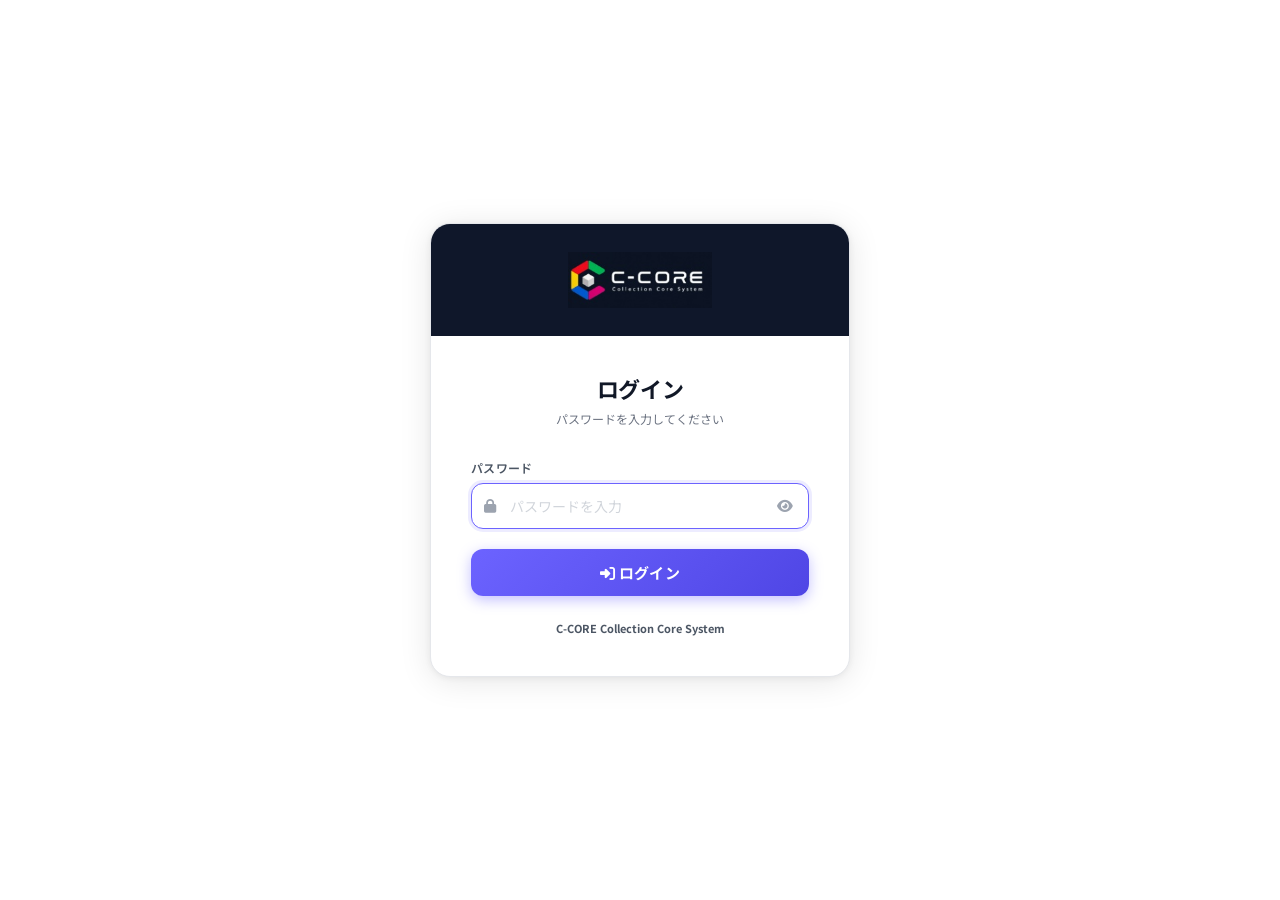
<file: login.html>
<!DOCTYPE html>
<html lang="ja">
<head>
  <meta charset="UTF-8">
  <meta name="viewport" content="width=device-width, initial-scale=1.0">
  <title>C-CORE | Advertising Core System</title>
  <link rel="icon" href="data:image/svg+xml,<svg xmlns='http://www.w3.org/2000/svg' viewBox='0 0 64 64'><circle cx='32' cy='32' r='32' fill='%231a1a2e'/><text x='50%25' y='54%25' dominant-baseline='middle' text-anchor='middle' font-size='32' font-family='Arial Black,sans-serif' font-weight='900' fill='%23a78bfa'>C</text></svg>">
  <link rel="stylesheet" href="https://cdn.jsdelivr.net/npm/@fortawesome/fontawesome-free@6.4.0/css/all.min.css">
  <link href="https://fonts.googleapis.com/css2?family=Noto+Sans+JP:wght@300;400;500;600;700&display=swap" rel="stylesheet">
  <style>
    *, *::before, *::after { box-sizing: border-box; margin: 0; padding: 0; }

    :root {
      --primary:       #6c63ff;
      --primary-dark:  #4f46e5;
      --primary-light: #ede9fe;
      --gray-50:  #f9fafb;
      --gray-100: #f3f4f6;
      --gray-200: #e5e7eb;
      --gray-300: #d1d5db;
      --gray-400: #9ca3af;
      --gray-500: #6b7280;
      --gray-600: #4b5563;
      --gray-700: #374151;
      --gray-900: #111827;
      --red:      #ef4444;
      --radius:   12px;
      --shadow:   0 20px 60px rgba(108,99,255,.18), 0 4px 20px rgba(0,0,0,.08);
    }

    body {
      font-family: 'Noto Sans JP', sans-serif;
      min-height: 100vh;
      display: flex;
      align-items: center;
      justify-content: center;
      background: #ffffff;
      position: relative;
      overflow: hidden;
    }

    /* ─── カード ─────────────────────────────── */
    .login-card {
      position: relative;
      z-index: 1;
      width: min(92vw, 420px);
      background: #ffffff;
      border-radius: 20px;
      box-shadow: 0 4px 32px rgba(0,0,0,.10), 0 1px 6px rgba(0,0,0,.06);
      border: 1px solid var(--gray-200);
      padding: 0 0 40px;
      overflow: hidden;
      animation: slideUp .45s cubic-bezier(.22,.68,0,1.2) both;
    }
    @keyframes slideUp {
      from { opacity:0; transform: translateY(28px) scale(.97); }
      to   { opacity:1; transform: translateY(0)     scale(1);  }
    }

    /* ─── ロゴバナー ─────────────────────────── */
    .login-logo {
      background: #0f172a;
      display: flex;
      align-items: center;
      justify-content: center;
      padding: 28px 32px;
      margin-bottom: 36px;
    }
    .login-logo img {
      max-width: 200px;
      max-height: 56px;
      object-fit: contain;
    }
    .login-logo-fallback {
      display: inline-flex;
      align-items: center;
      gap: 10px;
      font-size: 20px;
      font-weight: 700;
      color: #ffffff;
      letter-spacing: .5px;
    }
    .login-logo-fallback i {
      font-size: 28px;
      color: #a78bfa;
    }

    /* ─── タイトル ───────────────────────────── */
    .login-title {
      font-size: 22px;
      font-weight: 700;
      color: var(--gray-900);
      text-align: center;
      margin-bottom: 6px;
      letter-spacing: -.3px;
      padding: 0 40px;
    }
    .login-sub {
      font-size: 12px;
      color: var(--gray-500);
      text-align: center;
      margin-bottom: 32px;
      padding: 0 40px;
    }

    /* ─── フォーム ───────────────────────────── */
    .form-body {
      padding: 0 40px;
    }
    .form-group {
      margin-bottom: 20px;
    }
    .form-group label {
      display: block;
      font-size: 12px;
      font-weight: 600;
      color: var(--gray-600);
      margin-bottom: 7px;
      letter-spacing: .3px;
    }
    .input-wrap {
      position: relative;
      display: flex;
      align-items: center;
    }
    .input-icon {
      position: absolute;
      left: 13px;
      font-size: 14px;
      color: var(--gray-400);
      pointer-events: none;
    }
    .form-input {
      width: 100%;
      padding: 12px 44px 12px 38px;
      font-size: 14px;
      font-family: inherit;
      border: 1.5px solid var(--gray-200);
      border-radius: var(--radius);
      background: var(--gray-50);
      color: var(--gray-900);
      outline: none;
      transition: border-color .18s, background .18s, box-shadow .18s;
    }
    .form-input::placeholder { color: var(--gray-300); }
    .form-input:focus {
      border-color: var(--primary);
      background: #fff;
      box-shadow: 0 0 0 3px rgba(108,99,255,.12);
    }
    .form-input.error {
      border-color: var(--red);
      box-shadow: 0 0 0 3px rgba(239,68,68,.1);
    }

    /* 目玉ボタン */
    .pw-toggle {
      position: absolute;
      right: 10px;
      background: none;
      border: none;
      cursor: pointer;
      font-size: 14px;
      color: var(--gray-400);
      padding: 4px 6px;
      border-radius: 6px;
      transition: color .15s;
    }
    .pw-toggle:hover { color: var(--primary); }

    /* ─── エラーメッセージ ───────────────────── */
    .login-error {
      display: none;
      align-items: center;
      gap: 8px;
      padding: 11px 14px;
      background: #fef2f2;
      border: 1px solid #fecaca;
      border-radius: 8px;
      font-size: 12px;
      color: #dc2626;
      margin-bottom: 18px;
      font-weight: 500;
      animation: shake .3s ease;
    }
    .login-error.show { display: flex; }
    @keyframes shake {
      0%,100% { transform: translateX(0); }
      20%,60%  { transform: translateX(-5px); }
      40%,80%  { transform: translateX(5px); }
    }

    /* ─── ログインボタン ─────────────────────── */
    .btn-login {
      width: 100%;
      padding: 13px;
      font-size: 15px;
      font-weight: 700;
      font-family: inherit;
      background: linear-gradient(135deg, var(--primary) 0%, var(--primary-dark) 100%);
      color: #fff;
      border: none;
      border-radius: var(--radius);
      cursor: pointer;
      display: flex;
      align-items: center;
      justify-content: center;
      gap: 8px;
      transition: opacity .18s, transform .15s, box-shadow .18s;
      box-shadow: 0 4px 14px rgba(108,99,255,.4);
      letter-spacing: .3px;
    }
    .btn-login:hover  { opacity: .92; transform: translateY(-1px); box-shadow: 0 6px 20px rgba(108,99,255,.45); }
    .btn-login:active { transform: translateY(0); opacity: 1; }
    .btn-login:disabled { opacity: .6; cursor: not-allowed; transform: none; }

    /* ローディングスピナー */
    .btn-login .spinner {
      display: none;
      width: 16px; height: 16px;
      border: 2px solid rgba(255,255,255,.4);
      border-top-color: #fff;
      border-radius: 50%;
      animation: spin .7s linear infinite;
    }
    .btn-login.loading .spinner { display: block; }
    .btn-login.loading .btn-text { opacity: .7; }
    @keyframes spin { to { transform: rotate(360deg); } }

    /* ─── フッター ───────────────────────────── */
    .login-footer {
      margin-top: 24px;
      text-align: center;
      font-size: 11px;
      color: var(--gray-400);
      padding: 0 40px;
    }
    .login-footer strong { color: var(--gray-600); }

    /* ─── レスポンシブ ───────────────────────── */
    @media (max-width: 480px) {
      .login-logo { padding: 22px 24px; }
      .login-title, .login-sub, .login-footer { padding: 0 24px; }
      .form-body { padding: 0 24px; }
    }
  </style>
</head>
<body>

  <div class="login-card">

    <!-- ロゴバナー -->
    <div class="login-logo" id="login-logo-area">
      <img src="images/ccore-logo.png" alt="C-CORE Collection Core System"
           onerror="this.parentElement.innerHTML='<span class=\'login-logo-fallback\'><i class=\'fas fa-cube\'></i> C-CORE</span>'">
    </div>

    <h1 class="login-title">ログイン</h1>
    <p class="login-sub">パスワードを入力してください</p>

    <div class="form-body">

      <!-- エラーメッセージ -->
      <div class="login-error" id="login-error">
        <i class="fas fa-circle-exclamation"></i>
        <span id="login-error-msg">パスワードが正しくありません</span>
      </div>

      <!-- フォーム -->
      <form id="login-form" onsubmit="return false;" autocomplete="off">
        <input type="text" name="username" style="display:none;" aria-hidden="true" autocomplete="username">

        <div class="form-group">
          <label for="login-pw">パスワード</label>
          <div class="input-wrap">
            <i class="fas fa-lock input-icon"></i>
            <input
              type="password"
              id="login-pw"
              class="form-input"
              placeholder="パスワードを入力"
              autocomplete="current-password"
              autofocus
            >
            <button type="button" class="pw-toggle" id="pw-toggle-btn" title="表示/非表示">
              <i class="fas fa-eye" id="pw-toggle-icon"></i>
            </button>
          </div>
        </div>

        <button type="submit" class="btn-login" id="btn-login">
          <div class="spinner"></div>
          <span class="btn-text"><i class="fas fa-sign-in-alt"></i> ログイン</span>
        </button>

      </form>

    </div>

    <div class="login-footer">
      <strong>C-CORE Collection Core System</strong>
    </div>

  </div>

<script>
(async function () {
  'use strict';

  const SESSION_KEY = 'cccore_session';

  /* ── 既にログイン済みならダッシュボードへ ── */
  if (sessionStorage.getItem(SESSION_KEY) === 'ok') {
    location.replace('index.html');
    return;
  }



  /* ── パスワード表示切替 ── */
  const pwInput = document.getElementById('login-pw');
  const pwToggle = document.getElementById('pw-toggle-btn');
  const pwIcon   = document.getElementById('pw-toggle-icon');
  pwToggle.addEventListener('click', () => {
    if (pwInput.type === 'password') {
      pwInput.type = 'text';
      pwIcon.className = 'fas fa-eye-slash';
    } else {
      pwInput.type = 'password';
      pwIcon.className = 'fas fa-eye';
    }
  });

  /* ── エラー表示 ── */
  function showError(msg) {
    const el = document.getElementById('login-error');
    document.getElementById('login-error-msg').textContent = msg;
    el.classList.add('show');
  }
  function hideError() {
    document.getElementById('login-error').classList.remove('show');
  }

  /* ── ログイン処理 ── */
  const btn  = document.getElementById('btn-login');
  const form = document.getElementById('login-form');

  async function doLogin() {
    hideError();
    const pw = pwInput.value;

    if (!pw) {
      showError('パスワードを入力してください');
      pwInput.classList.add('error');
      pwInput.focus();
      return;
    }
    pwInput.classList.remove('error');

    // ローディング
    btn.disabled = true;
    btn.classList.add('loading');

    try {
      /* 企業情報からマスターPW・ログインPWを取得（全件からパスワード設定済みを優先） */
      const res  = await fetch('tables/company_info?limit=100');
      if (!res.ok) {
        showError('サーバーとの通信に失敗しました（' + res.status + '）。再度お試しください。');
        return;
      }
      const json = await res.json();
      let allRecords = Array.isArray(json.data) ? json.data : [];

      // DBが空の場合は自動的にデフォルトレコードを作成
      if (allRecords.length === 0) {
        try {
          const setupRes = await fetch('tables/company_info', {
            method: 'POST',
            headers: { 'Content-Type': 'application/json' },
            body: JSON.stringify({ company_name: 'C-CORE', login_password: 'Collection0704', master_password: 'Collection0704' })
          });
          if (setupRes.ok) {
            const setupJson = await setupRes.json();
            allRecords = [setupJson];
          }
        } catch(setupErr) { console.warn('auto setup failed', setupErr); }
      }

      // パスワードが設定されているレコードを優先して使用
      const record = allRecords.find(r => (r.master_password || '').trim() || (r.login_password || '').trim())
                  || allRecords[0];

      if (!record) {
        showError('企業情報が未設定です。先に企業情報でパスワードを登録してください。');
        return;
      }

      const masterPw = (record.master_password || '').trim();
      const loginPw  = (record.login_password  || '').trim();

      /* どちらか一方でも未設定の場合は設定済みの方のみで判定 */
      const validPasswords = [masterPw, loginPw].filter(p => p.length > 0);

      if (validPasswords.length === 0) {
        showError('パスワードが設定されていません。企業情報でパスワードを登録してください。');
        return;
      }

      if (validPasswords.includes(pw)) {
        /* ログイン成功 */
        sessionStorage.setItem(SESSION_KEY, 'ok');
        btn.innerHTML = '<i class="fas fa-check"></i> ログイン成功';
        btn.style.background = 'linear-gradient(135deg,#22c55e,#16a34a)';
        setTimeout(() => {
          location.replace('index.html');
        }, 400);
      } else {
        /* ログイン失敗 */
        showError('パスワードが正しくありません');
        pwInput.classList.add('error');
        pwInput.value = '';
        pwInput.focus();
      }
    } catch(e) {
      showError('サーバーとの通信に失敗しました。再度お試しください。');
      console.error(e);
    } finally {
      if (!sessionStorage.getItem(SESSION_KEY)) {
        btn.disabled = false;
        btn.classList.remove('loading');
      }
    }
  }

  btn.addEventListener('click', doLogin);
  form.addEventListener('submit', doLogin);

  /* Enterキーでも送信 */
  pwInput.addEventListener('keydown', e => {
    if (e.key === 'Enter') doLogin();
  });

  /* 入力時エラー解除 */
  pwInput.addEventListener('input', () => {
    pwInput.classList.remove('error');
    hideError();
  });

})();
</script>

</body>
</html>
</file>
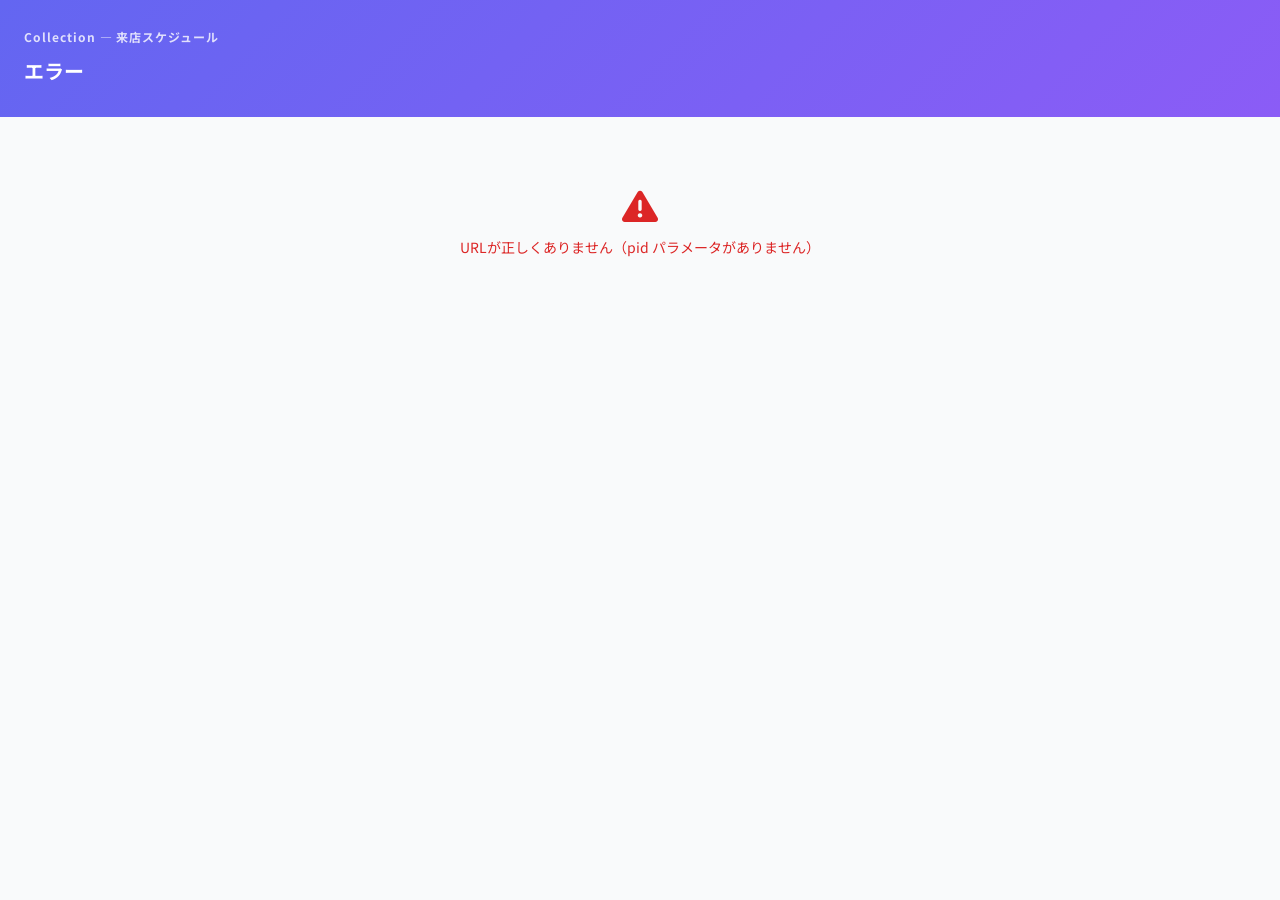
<file: schedule-share.html>
<!DOCTYPE html>
<html lang="ja">
<head>
  <meta charset="UTF-8">
  <meta name="viewport" content="width=device-width, initial-scale=1.0">
  <title>来店スケジュール | Collection</title>
  <link rel="preconnect" href="https://fonts.googleapis.com">
  <link href="https://fonts.googleapis.com/css2?family=Noto+Sans+JP:wght@400;500;700&display=swap" rel="stylesheet">
  <link rel="stylesheet" href="https://cdn.jsdelivr.net/npm/@fortawesome/fontawesome-free@6.4.0/css/all.min.css">
  <style>
    *, *::before, *::after { box-sizing: border-box; margin: 0; padding: 0; }
    :root {
      --primary:      #6366f1;
      --primary-dk:   #4f46e5;
      --success:      #10b981;
      --success-lt:   #ecfdf5;
      --danger:       #ef4444;
      --danger-lt:    #fef2f2;
      --purple:       #8b5cf6;
      --purple-lt:    #f5f3ff;
      --gray-50:      #f9fafb;
      --gray-100:     #f3f4f6;
      --gray-200:     #e5e7eb;
      --gray-300:     #d1d5db;
      --gray-400:     #9ca3af;
      --gray-500:     #6b7280;
      --gray-600:     #4b5563;
      --gray-700:     #374151;
      --gray-800:     #1f2937;
      --white:        #ffffff;
    }
    body {
      font-family: 'Noto Sans JP', sans-serif;
      background: var(--gray-50);
      color: var(--gray-800);
      min-height: 100vh;
    }

    /* ── ヘッダー ── */
    .page-header {
      background: linear-gradient(135deg, #6366f1 0%, #8b5cf6 100%);
      padding: 28px 24px 24px;
      color: #fff;
    }
    .header-logo { font-size: 12px; font-weight: 700; letter-spacing: .08em; opacity: .8; margin-bottom: 12px; }
    .header-title { font-size: 20px; font-weight: 700; line-height: 1.4; margin-bottom: 8px; }
    .header-meta { display: flex; flex-wrap: wrap; gap: 12px; font-size: 13px; opacity: .9; }
    .header-meta-item { display: flex; align-items: center; gap: 5px; }
    .status-badge {
      display: inline-flex; align-items: center; gap: 5px;
      padding: 3px 10px; border-radius: 20px; font-size: 11px; font-weight: 700;
      background: rgba(255,255,255,0.25); color: #fff;
    }

    /* ── メイン ── */
    .page-body { max-width: 720px; margin: 0 auto; padding: 24px 16px 48px; }

    /* ── 件数バナー ── */
    .confirmed-banner {
      display: flex; align-items: center; gap: 10px;
      background: var(--success-lt); border: 1.5px solid #6ee7b7;
      border-radius: 10px; padding: 12px 16px; margin-bottom: 20px;
      font-size: 14px; font-weight: 700; color: #065f46;
    }
    .confirmed-banner i { color: var(--success); font-size: 18px; }

    /* 受入可否待ちバナー */
    .review-banner {
      display: flex; align-items: center; gap: 10px;
      background: var(--purple-lt); border: 1.5px solid #c4b5fd;
      border-radius: 10px; padding: 12px 16px; margin-bottom: 20px;
      font-size: 13px; font-weight: 600; color: #5b21b6;
    }
    .review-banner i { color: var(--purple); font-size: 18px; }

    /* ── テーブルカード ── */
    .schedule-card { background: var(--white); border-radius: 12px; overflow: hidden; box-shadow: 0 1px 4px rgba(0,0,0,.08); }
    .schedule-table { width: 100%; border-collapse: collapse; table-layout: fixed; }
    .schedule-table thead tr { background: var(--gray-800); }
    .schedule-table thead th { padding: 12px 16px; text-align: left; font-size: 12px; font-weight: 700; color: #fff; letter-spacing: .04em; white-space: nowrap; overflow: hidden; }
    .schedule-table tbody tr { border-bottom: 1px solid var(--gray-100); transition: background .15s; }
    .schedule-table tbody tr:last-child { border-bottom: none; }
    .schedule-table td { padding: 14px 16px; font-size: 14px; color: var(--gray-700); vertical-align: middle; overflow: hidden; }
    /* 列幅 — 名前列を広げて右余白を削減 */
    .col-num       { width: 40px; }
    .col-name      { width: 200px; }
    .col-followers { width: 72px; text-align: right; }
    .col-visit     { width: 148px; }
    .col-companions{ width: 60px; text-align: center; }
    .col-accept    { width: 96px; text-align: center; }

    .td-num { font-size: 12px; font-weight: 700; color: var(--gray-400); text-align: center; }
    .inf-name-cell { display: flex; align-items: center; gap: 10px; }
    .inf-avatar {
      width: 34px; height: 34px; border-radius: 50%;
      background: var(--primary); color: #fff;
      display: flex; align-items: center; justify-content: center;
      font-size: 13px; flex-shrink: 0;
    }
    .inf-name-text { font-weight: 700; font-size: 14px; line-height: 1.4; word-break: break-all; overflow-wrap: break-word; overflow: hidden; }
    .followers-val { font-size: 13px; font-weight: 600; color: var(--primary); white-space: nowrap; text-align: right; display: block; }
    .visit-val { font-size: 13px; font-weight: 500; white-space: nowrap; }
    .visit-empty { color: var(--gray-300); }
    .companions-val { font-size: 13px; font-weight: 600; color: var(--gray-700); white-space: nowrap; }
    .companions-empty { color: var(--gray-300); }

    /* ── フォロワー・来店日時・同行者セル（PC：独立列） ── */
    .mobile-row { display: contents; } /* PCでは不要なラッパー */
    .mobile-item { display: contents; }
    .mobile-label { display: none; } /* PC ではヘッダーがあるので非表示 */
    .mobile-value { font-size: 13px; color: var(--gray-700); font-weight: 500; }

    /* ── 受入可否ボタン ── */
    .accept-cell { text-align: center; }
    .accept-btn-group { display: flex; gap: 8px; justify-content: center; flex-wrap: wrap; }
    .btn-accept, .btn-reject {
      padding: 8px 16px; border-radius: 8px; border: none;
      font-size: 13px; font-weight: 700; cursor: pointer;
      display: inline-flex; align-items: center; gap: 5px;
      transition: all .15s; white-space: nowrap;
      min-width: 80px; justify-content: center;
    }
    .btn-accept { background: var(--success); color: #fff; }
    .btn-accept:hover { background: #059669; }
    .btn-reject { background: var(--white); color: var(--danger); border: 1.5px solid var(--danger); }
    .btn-reject:hover { background: var(--danger-lt); }
    .btn-accept:disabled, .btn-reject:disabled { opacity: .5; cursor: not-allowed; }

    /* 受入済みバッジ */
    .accepted-badge, .rejected-badge, .pending-badge {
      display: inline-flex; align-items: center; gap: 4px;
      padding: 5px 12px; border-radius: 20px;
      font-size: 12px; font-weight: 700; white-space: nowrap;
    }
    .accepted-badge { background: var(--success-lt); color: #065f46; border: 1px solid #6ee7b7; }
    .rejected-badge { background: var(--danger-lt);  color: #991b1b; border: 1px solid #fca5a5; }
    .pending-badge  { background: var(--purple-lt);  color: #5b21b6; border: 1px solid #c4b5fd; }

    /* ── スマホ：カードレイアウト ── */
    @media (max-width: 640px) {
      .page-body { padding: 16px 12px 48px; }

      /* カード全体のoverflow */
      .schedule-card { background: transparent; box-shadow: none; border-radius: 0; overflow: visible; }

      /* テーブルをブロックに切り替え */
      .schedule-table,
      .schedule-table thead,
      .schedule-table tbody,
      .schedule-table tr,
      .schedule-table th,
      .schedule-table td {
        display: block;
        width: 100%;
      }
      .schedule-table thead { display: none; }
      /* グループヘッダー行はカード風に（行として残す） */
      .schedule-table .group-header-row {
        display: block !important;
        background: transparent !important;
        box-shadow: none !important;
        border-radius: 10px 10px 0 0 !important;
        margin-bottom: 0 !important;
        padding: 0 !important;
        margin-top: 20px !important;
      }
      .schedule-table .group-header-row:first-child { margin-top: 0 !important; }
      .schedule-table .group-header-row td {
        border-radius: 10px 10px 0 0 !important;
        border-top: none !important;
        width: 100% !important;
      }

      /* 各行をカード化 */
      .schedule-table tbody tr {
        background: var(--white);
        border-bottom: none;
        border-radius: 12px;
        margin-bottom: 12px;
        box-shadow: 0 2px 8px rgba(0,0,0,.08);
        padding: 16px;
        display: flex;
        flex-direction: column;
        gap: 12px;
      }

      /* 全 td のパディングをリセット */
      .schedule-table td {
        padding: 0;
        border: none;
        width: 100%;
      }

      /* 番号セル：非表示（名前でわかるため） */
      .schedule-table td.td-num { display: none; }

      /* 名前 */
      .inf-name-cell { gap: 12px; }
      .inf-name-text { font-size: 16px; word-break: keep-all; overflow-wrap: break-word; }
      .inf-avatar { width: 40px; height: 40px; font-size: 16px; }

      /* スマホ：フォロワー/来店日時/同行者をカード内に横並び */
      .col-followers, .col-visit, .col-companions { display: none; }
      .schedule-table .mobile-row {
        display: flex !important;
        gap: 16px;
        flex-wrap: wrap;
        padding: 10px 12px;
        background: var(--gray-50);
        border-radius: 8px;
      }
      .schedule-table .mobile-item {
        display: flex !important;
        flex-direction: column;
        gap: 2px;
        min-width: 80px;
      }
      .schedule-table .mobile-label {
        display: block !important;
        font-size: 10px;
        font-weight: 700;
        color: var(--gray-400);
        text-transform: uppercase;
        letter-spacing: .05em;
      }
      .schedule-table .mobile-value { font-size: 14px; font-weight: 600; color: var(--gray-700); }
      .followers-val { font-size: 14px !important; text-align: left !important; display: inline !important; }
      .visit-val { font-size: 14px !important; white-space: normal !important; }
      .companions-val { font-size: 14px !important; }
      /* スマホ：mobile-row セルを表示 */
      .schedule-table td.td-mobile-info { display: block !important; }

      /* 受入可否ボタン：縦並び全幅 */
      .accept-btn-group {
        flex-direction: column;
        gap: 8px;
      }
      .btn-accept, .btn-reject {
        width: 100%;
        padding: 14px;
        font-size: 15px;
        border-radius: 10px;
        min-width: unset;
      }
      .accepted-badge, .rejected-badge, .pending-badge {
        width: 100%;
        justify-content: center;
        padding: 12px;
        font-size: 14px;
        border-radius: 10px;
      }
    }

    /* ローディング・空・エラー */
    .loading-state, .empty-state, .error-state {
      text-align: center; padding: 48px 24px;
    }
    .loading-state, .empty-state { color: var(--gray-400); }
    .error-state { color: #dc2626; }
    .loading-state i, .empty-state i, .error-state i { font-size: 36px; margin-bottom: 12px; display: block; }
    .loading-state i { animation: spin 1s linear infinite; }
    @keyframes spin { to { transform: rotate(360deg); } }
    .loading-state p, .empty-state p, .error-state p { font-size: 14px; }

    /* フッター */
    .page-footer { text-align: center; margin-top: 32px; font-size: 11px; color: var(--gray-400); }

    /* メモボックス */
    .memo-box {
      background: var(--white);
      border: 1.5px solid #c7d2fe;
      border-radius: 12px;
      overflow: hidden;
      margin-top: 20px;
      box-shadow: 0 1px 4px rgba(99,102,241,.08);
    }
    .memo-box-header {
      background: #eef2ff;
      padding: 12px 18px;
      display: flex;
      align-items: center;
      justify-content: space-between;
      gap: 10px;
    }
    .memo-box-title {
      display: flex;
      align-items: center;
      gap: 7px;
      font-size: 13px;
      font-weight: 700;
      color: #4338ca;
    }
    .memo-edit-btn {
      display: inline-flex;
      align-items: center;
      gap: 5px;
      padding: 4px 12px;
      border-radius: 20px;
      border: 1.5px solid #a5b4fc;
      background: #fff;
      color: #4338ca;
      font-size: 12px;
      font-weight: 700;
      cursor: pointer;
      transition: all .15s;
    }
    .memo-edit-btn:hover { background: #eef2ff; border-color: #6366f1; }
    .memo-display {
      padding: 16px 18px;
      font-size: 14px;
      line-height: 1.8;
      color: var(--gray-700);
      white-space: pre-wrap;
      word-break: break-word;
    }
    .memo-display--empty { color: var(--gray-400); font-style: italic; }
    .memo-edit-area {
      padding: 12px 18px 16px;
      display: none;
      flex-direction: column;
      gap: 10px;
    }
    .memo-edit-area.open { display: flex; }
    .memo-textarea {
      width: 100%;
      padding: 10px 12px;
      border: 1.5px solid #c7d2fe;
      border-radius: 8px;
      font-size: 14px;
      line-height: 1.7;
      color: var(--gray-700);
      resize: vertical;
      min-height: 100px;
      font-family: inherit;
      outline: none;
      transition: border-color .15s;
    }
    .memo-textarea:focus { border-color: var(--primary); box-shadow: 0 0 0 3px rgba(99,102,241,.12); }
    .memo-edit-actions {
      display: flex;
      align-items: center;
      gap: 10px;
      justify-content: flex-end;
    }
    .memo-save-btn {
      display: inline-flex;
      align-items: center;
      gap: 5px;
      padding: 7px 18px;
      border-radius: 8px;
      border: none;
      background: var(--primary);
      color: #fff;
      font-size: 13px;
      font-weight: 700;
      cursor: pointer;
      transition: background .15s;
    }
    .memo-save-btn:hover { background: var(--primary-dk); }
    .memo-save-btn:disabled { opacity: .6; cursor: not-allowed; }
    .memo-cancel-btn {
      display: inline-flex;
      align-items: center;
      gap: 5px;
      padding: 7px 14px;
      border-radius: 8px;
      border: 1.5px solid var(--gray-200);
      background: #fff;
      color: var(--gray-600);
      font-size: 13px;
      font-weight: 700;
      cursor: pointer;
      transition: all .15s;
    }
    .memo-cancel-btn:hover { background: var(--gray-50); }
    .memo-status { font-size: 12px; font-weight: 600; margin-right: auto; }
    .memo-status--saved  { color: var(--success); }
    .memo-status--saving { color: var(--gray-400); }
    .memo-status--error  { color: var(--danger); }
    .memo-hint { font-size: 11px; color: var(--gray-400); }

    /* ── グループヘッダー ── */
    .group-header-row td {
      background: linear-gradient(90deg, #eef2ff 0%, #f5f3ff 100%) !important;
      padding: 10px 16px;
      border-bottom: 2px solid #6366f1;
      border-top: 1px solid #e0e7ff;
    }
    .group-header-inner {
      display: flex; align-items: center; gap: 10px;
    }
    .group-header-inner i { color: #6366f1; font-size: 13px; flex-shrink: 0; }
    .group-header-label { font-size: 13px; font-weight: 800; color: #3730a3; flex: 1; }
    .group-header-badge {
      display: inline-flex; align-items: center; justify-content: center;
      background: #6366f1; color: #fff; font-size: 11px; font-weight: 700;
      padding: 2px 9px; border-radius: 999px; min-width: 28px;
    }
    /* スマホではグループヘッダーをカード風に */
    @media (max-width: 640px) {
      .group-header-row {
        background: transparent !important;
        box-shadow: none !important;
        border-radius: 0 !important;
        margin-bottom: 4px !important;
        padding: 0 !important;
        display: block !important;
      }
      .group-header-row td {
        border-radius: 10px 10px 0 0 !important;
        border-top: none !important;
      }
    }

    /* トースト */
    .toast-wrap {
      position: fixed; bottom: 24px; left: 50%; transform: translateX(-50%);
      z-index: 9999; display: flex; flex-direction: column; gap: 8px; align-items: center;
    }
    .toast {
      background: var(--gray-800); color: #fff; padding: 10px 20px;
      border-radius: 24px; font-size: 13px; font-weight: 600;
      display: flex; align-items: center; gap: 8px;
      box-shadow: 0 4px 16px rgba(0,0,0,.2);
      animation: fadeInUp .3s ease;
    }
    .toast.success { background: var(--success); }
    .toast.error   { background: var(--danger); }
    @keyframes fadeInUp {
      from { opacity: 0; transform: translateY(12px); }
      to   { opacity: 1; transform: translateY(0); }
    }
  </style>
</head>
<body>

<header class="page-header">
  <div class="header-logo">Collection — 来店スケジュール</div>
  <div class="header-title" id="header-project-name">読み込み中...</div>
  <div class="header-meta" id="header-meta"></div>
</header>

<main class="page-body">
  <div id="main-content">
    <div class="loading-state">
      <i class="fas fa-circle-notch"></i>
      <p>スケジュールを読み込んでいます...</p>
    </div>
  </div>
  <footer class="page-footer" id="page-footer"></footer>
</main>

<div class="toast-wrap" id="toast-wrap"></div>

<script>
  // ── ユーティリティ ──
  function esc(s) {
    if (s == null) return '';
    return String(s).replace(/&/g,'&amp;').replace(/</g,'&lt;').replace(/>/g,'&gt;').replace(/"/g,'&quot;');
  }
  function formatFollowers(n) {
    const num = Number(n);
    if (isNaN(num)) return String(n);
    if (num >= 10000) return (num / 10000).toFixed(1).replace(/\.0$/,'') + '万';
    if (num >= 1000)  return (num / 1000).toFixed(1).replace(/\.0$/,'') + '千';
    return num.toLocaleString();
  }
  async function apiFetch(path, method='GET', body=null) {
    const opts = { method, headers: {} };
    if (body) { opts.headers['Content-Type'] = 'application/json'; opts.body = JSON.stringify(body); }
    const res = await fetch(path, opts);
    if (!res.ok) throw new Error('HTTP ' + res.status);
    if (method === 'PATCH' || method === 'PUT') return res.json();
    return res.json();
  }

  // 全ページ取得（limit=200 で繰り返しフェッチして全件集める）
  async function apiFetchAll(basePath) {
    const limit = 200;
    let page = 1;
    let allData = [];
    while (true) {
      const sep = basePath.includes('?') ? '&' : '?';
      const res = await apiFetch(`${basePath}${sep}limit=${limit}&page=${page}`);
      const rows = res.data || [];
      allData = allData.concat(rows);
      if (allData.length >= (res.total || 0) || rows.length < limit) break;
      page++;
    }
    return allData;
  }
  function showToast(msg, type='success') {
    const wrap = document.getElementById('toast-wrap');
    const t = document.createElement('div');
    t.className = `toast ${type}`;
    t.innerHTML = `<i class="fas ${type==='success'?'fa-check-circle':'fa-exclamation-circle'}"></i> ${esc(msg)}`;
    wrap.appendChild(t);
    setTimeout(() => { t.style.opacity='0'; t.style.transition='opacity .3s'; setTimeout(()=>t.remove(), 300); }, 3000);
  }

  // ── 受入可否ボタンのアクション ──
  async function handleAccept(assignId, infName, action) {
    const btn = document.querySelector(`[data-action-id="${assignId}"]`);
    if (btn) btn.style.pointerEvents = 'none';

    try {
      if (action === 'accept') {
        // 受入可 → ステータスを「確定」に変更 + 通知フラグ書き込み
        await apiFetch(`tables/project_influencers/${assignId}`, 'PATCH', {
          request_status: '確定',
          needs_attention: false,
          reply_action:   'accept',
          reply_notified: false,
        });
        const cell = document.querySelector(`.accept-cell[data-assign-id="${assignId}"]`);
        if (cell) cell.innerHTML = `<span class="accepted-badge"><i class="fas fa-check-circle"></i> 確定</span>`;
        showToast(`「${infName}」を受入可（確定）に設定しました`, 'success');

      } else {
        // 受入不可 → ステータスを「調整中」に変更 + 来店日時クリア + 通知フラグ書き込み
        await apiFetch(`tables/project_influencers/${assignId}`, 'PATCH', {
          request_status: '調整中',
          needs_attention: true,
          visit_datetime:  null,
          reply_action:   'reject',
          reply_notified: false,
        });
        const cell = document.querySelector(`.accept-cell[data-assign-id="${assignId}"]`);
        if (cell) cell.innerHTML = `<span class="rejected-badge"><i class="fas fa-times-circle"></i> 受入不可</span>`;
        showToast(`「${infName}」を受入不可（調整中）に変更しました`, 'error');
      }
    } catch(e) {
      showToast('更新に失敗しました: ' + e.message, 'error');
      if (btn) btn.style.pointerEvents = '';
    }
  }

  // ── メイン処理 ──
  async function init() {
    const params    = new URLSearchParams(location.search);
    const projectId = params.get('pid');
    if (!projectId) { renderError('URLが正しくありません（pid パラメータがありません）'); return; }

    try {
      // project_influencers と project_groups はこのプロジェクトのみ取得（全件）
      const [projectData, assignRows, influencersRes, clientsRes, groupRows] = await Promise.all([
        apiFetch(`tables/projects/${projectId}`),
        apiFetchAll(`tables/project_influencers`),
        apiFetch('tables/influencers?limit=500'),
        apiFetch('tables/clients?limit=500'),
        apiFetchAll(`tables/project_groups`),
      ]);

      const project = projectData;
      const infMap = {};
      (influencersRes.data||[]).forEach(i => { infMap[i.id] = i; });
      const clientMap = {};
      (clientsRes.data||[]).forEach(c => { clientMap[c.id] = c; });

      // グループ順（sort_order 順）
      const projectGroups = (groupRows||[])
        .filter(g => String(g.project_id) === String(projectId))
        .sort((a, b) => (a.sort_order ?? 9999) - (b.sort_order ?? 9999));
      const groupOrder = projectGroups.map(g => g.group_name);

      // 対象：「受入可否」または「確定」ステータス → グループ順→来店日時順ソート（「お断り/待ち」・リスト非表示グループは除外）
      const EXCLUDED_GROUP_SHARE = 'お断り/待ち';

      // ① project_groups.include_in_list が false のグループ名セット（新方式）
      const _isValFalse = v => v === false || v === 'false' || v === 0;
      const excludedGroupNames = new Set(
        projectGroups
          .filter(g => _isValFalse(g.include_in_list))
          .map(g => g.group_name)
      );

      // ② project_influencers 側の include_in_list も参照（旧方式フォールバック）
      // グループ内に1人でも include_in_list === false がいればグループ全体を除外
      const thisProjectAssigns = (assignRows||[]).filter(a => String(a.project_id) === String(projectId));
      const groupMemberMap = new Map();
      thisProjectAssigns.forEach(a => {
        const gName = a.group_name || '';
        if (!groupMemberMap.has(gName)) groupMemberMap.set(gName, []);
        groupMemberMap.get(gName).push(a);
      });
      groupMemberMap.forEach((members, gName) => {
        if (gName === EXCLUDED_GROUP_SHARE) return;
        // グループ内に1人でも include_in_list === false がいれば除外
        if (members.some(a => _isValFalse(a.include_in_list))) {
          excludedGroupNames.add(gName);
        }
      });

      // project_id は数値/文字列どちらで返っても一致するよう String() 変換して比較
      const targets = (assignRows||[])
        .filter(a => String(a.project_id) === String(projectId) &&
          (a.request_status === '受入可否' || a.request_status === '確定') &&
          a.group_name !== EXCLUDED_GROUP_SHARE &&
          !excludedGroupNames.has(a.group_name || ''))
        .sort((a, b) => {
          const gi_a = groupOrder.indexOf(a.group_name || '');
          const gi_b = groupOrder.indexOf(b.group_name || '');
          const ga = gi_a === -1 ? 9999 : gi_a;
          const gb = gi_b === -1 ? 9999 : gi_b;
          if (ga !== gb) return ga - gb;
          if (!a.visit_datetime && !b.visit_datetime) return 0;
          if (!a.visit_datetime) return 1;
          if (!b.visit_datetime) return -1;
          return a.visit_datetime.localeCompare(b.visit_datetime);
        });

      const client = clientMap[project.client_id];

      // ヘッダー
      document.getElementById('header-project-name').textContent = project.project_name || '案件名未設定';
      const metaItems = [];
      if (client) metaItems.push(`<span class="header-meta-item"><i class="fas fa-building"></i> ${esc(client.company_name)}</span>`);
      if (project.status) metaItems.push(`<span class="status-badge"><i class="fas fa-circle"></i> ${esc(project.status)}</span>`);
      document.getElementById('header-meta').innerHTML = metaItems.join('');
      document.title = `来店スケジュール — ${project.project_name || ''}`;
      document.getElementById('page-footer').textContent =
        '生成日時: ' + new Date().toLocaleString('ja-JP') + ' / Collection 案件管理システム';

      if (targets.length === 0) {
        document.getElementById('main-content').innerHTML = `
          <div class="empty-state">
            <i class="fas fa-calendar-times"></i>
            <p>「受入可否」または「確定」ステータスのインフルエンサーがいません</p>
          </div>`;
        return;
      }

      // 受入可否ペンディング件数・確定件数
      const pendingCount   = targets.filter(a => a.request_status === '受入可否').length;
      const confirmedCount = targets.filter(a => a.request_status === '確定').length;

      // バナー
      let bannerHtml = '';
      if (pendingCount > 0) {
        bannerHtml += `
          <div class="review-banner">
            <i class="fas fa-bell"></i>
            受入可否の確認が ${pendingCount}件 あります。各インフルエンサーの受入可否をご回答ください。
          </div>`;
      }
      if (confirmedCount > 0) {
        bannerHtml += `
          <div class="confirmed-banner">
            <i class="fas fa-check-circle"></i>
            確定 ${confirmedCount}名
          </div>`;
      }

      // ── グループMap生成 ──
      const groupMap = new Map();
      targets.forEach(a => {
        const gName = (a.group_name && a.group_name.trim()) ? a.group_name : null;
        const key   = gName || '__nogroup__';
        if (!groupMap.has(key)) groupMap.set(key, { label: gName, items: [] });
        groupMap.get(key).items.push(a);
      });
      const orderedKeys = [
        ...groupOrder.filter(n => groupMap.has(n)),
        ...([...groupMap.keys()].filter(k => k !== '__nogroup__' && !groupOrder.includes(k))),
        ...(groupMap.has('__nogroup__') ? ['__nogroup__'] : []),
      ];
      const multiGroup = orderedKeys.length > 1;

      // ── テーブル行をグループ別に生成 ──
      let globalIdx = 0;
      const rows = orderedKeys.map(key => {
        const g = groupMap.get(key);
        const groupLabel = g.label || 'グループ未設定';

        // グループヘッダー行（複数グループのみ）
        const headerRow = multiGroup
          ? `<tr class="group-header-row">
              <td colspan="7">
                <div class="group-header-inner">
                  <i class="fas fa-layer-group"></i>
                  <span class="group-header-label">${esc(groupLabel)}</span>
                  <span class="group-header-badge">${g.items.length}名</span>
                </div>
              </td>
            </tr>`
          : '';

        const memberRows = g.items.map(a => {
          globalIdx++;
          const inf = infMap[a.influencer_id];
          if (!inf) return '';

          let acceptCellInner;
          if (a.request_status === '受入可否') {
            acceptCellInner = `
              <div class="accept-btn-group" data-action-id="${esc(a.id)}">
                <button class="btn-accept" onclick="handleAccept('${esc(a.id)}','${esc(inf.name)}','accept')">
                  <i class="fas fa-check"></i> 受入可
                </button>
                <button class="btn-reject" onclick="handleAccept('${esc(a.id)}','${esc(inf.name)}','reject')">
                  <i class="fas fa-times"></i> 受入不可
                </button>
              </div>`;
          } else if (a.request_status === '確定') {
            acceptCellInner = `<span class="accepted-badge"><i class="fas fa-check-circle"></i> 確定</span>`;
          } else {
            acceptCellInner = `<span class="pending-badge">確認待ち</span>`;
          }

          return `
            <tr>
              <td class="td-num col-num">${globalIdx}</td>
              <td class="col-name">
                <div class="inf-name-cell">
                  <div class="inf-avatar"><i class="fas fa-user"></i></div>
                  <div style="display:flex;flex-direction:column;gap:1px;">
                    <span class="inf-name-text">${esc(inf.name)}</span>
                    ${inf.sub_name ? `<span style="font-size:10px;font-weight:400;color:#9ca3af;line-height:1.3;">${esc(inf.sub_name)}</span>` : ''}
                  </div>
                </div>
              </td>
              <td class="col-followers">
                <span class="followers-val">${inf.followers ? formatFollowers(inf.followers) : '<span style="color:var(--gray-300)">&mdash;</span>'}</span>
              </td>
              <td class="col-visit">
                <span class="visit-val">${a.visit_datetime ? esc(a.visit_datetime.replace('T',' ')) : '<span class="visit-empty">未設定</span>'}</span>
              </td>
              <td class="col-companions" style="text-align:center;">
                <span class="companions-val">${a.companions != null && a.companions !== '' ? esc(String(a.companions)) + '名' : '<span class="companions-empty">&mdash;</span>'}</span>
              </td>
              <td class="td-mobile-info" style="display:none;">
                <div class="mobile-row">
                  <div class="mobile-item">
                    <span class="mobile-label">フォロワー</span>
                    <span class="followers-val mobile-value">${inf.followers ? formatFollowers(inf.followers) : '&mdash;'}</span>
                  </div>
                  <div class="mobile-item">
                    <span class="mobile-label">来店日時</span>
                    <span class="mobile-value">${a.visit_datetime ? esc(a.visit_datetime.replace('T',' ')) : '<span style="color:var(--gray-300)">未設定</span>'}</span>
                  </div>
                  <div class="mobile-item">
                    <span class="mobile-label">同行者</span>
                    <span class="companions-val mobile-value">${a.companions != null && a.companions !== '' ? esc(String(a.companions)) + '名' : '<span class="companions-empty">&mdash;</span>'}</span>
                  </div>
                </div>
              </td>
              <td class="accept-cell col-accept" data-assign-id="${esc(a.id)}">${acceptCellInner}</td>
            </tr>`;
        }).join('');

        return headerRow + memberRows;
      }).join('');

      document.getElementById('main-content').innerHTML = `
        ${bannerHtml}
        <div class="schedule-card">
          <table class="schedule-table">
            <colgroup>
              <col class="col-num">
              <col class="col-name">
              <col class="col-followers">
              <col class="col-visit">
              <col class="col-companions">
              <col style="display:none">
              <col class="col-accept">
            </colgroup>
            <thead>
              <tr>
                <th class="col-num" style="width:40px;">#</th>
                <th class="col-name">名前</th>
                <th class="col-followers" style="text-align:right;">フォロワー</th>
                <th class="col-visit">来店日時</th>
                <th class="col-companions" style="text-align:center;">同行者</th>
                <th style="display:none"></th>
                <th class="accept-cell col-accept">受入可否</th>
              </tr>
            </thead>
            <tbody>${rows}</tbody>
          </table>
        </div>
        ${renderMemoBox(project.schedule_memo || '', project.id)}`;

      // メモ操作を初期化
      initMemoBox(project.id, project.schedule_memo || '');

    } catch(err) {
      renderError('スケジュールの読み込みに失敗しました: ' + err.message);
    }
  }

  // ── メモボックス HTML生成 ──
  function renderMemoBox(memo, projectId) {
    const hasContent = memo && memo.trim().length > 0;
    return `
    <div class="memo-box" id="memo-box">
      <div class="memo-box-header">
        <div class="memo-box-title">
          <i class="fas fa-sticky-note"></i> スケジュールメモ
        </div>
        <button class="memo-edit-btn" id="memo-edit-btn" title="メモを編集">
          <i class="fas fa-pen"></i> 編集
        </button>
      </div>
      <div class="memo-display ${hasContent ? '' : 'memo-display--empty'}" id="memo-display">${hasContent ? esc(memo).replace(/\n/g,'<br>') : 'メモはまだありません'}</div>
      <div class="memo-edit-area" id="memo-edit-area">
        <textarea class="memo-textarea" id="memo-textarea" rows="5" placeholder="来店時の注意事項、持参物、連絡事項などを入力...">${esc(memo)}</textarea>
        <div class="memo-edit-actions">
          <span class="memo-status" id="memo-status"></span>
          <button class="memo-cancel-btn" id="memo-cancel-btn"><i class="fas fa-times"></i> キャンセル</button>
          <button class="memo-save-btn" id="memo-save-btn"><i class="fas fa-save"></i> 保存</button>
        </div>
      </div>
    </div>`;
  }

  // ── メモ操作の初期化 ──
  function initMemoBox(projectId, initialMemo) {
    const editBtn    = document.getElementById('memo-edit-btn');
    const cancelBtn  = document.getElementById('memo-cancel-btn');
    const saveBtn    = document.getElementById('memo-save-btn');
    const editArea   = document.getElementById('memo-edit-area');
    const displayEl  = document.getElementById('memo-display');
    const textareaEl = document.getElementById('memo-textarea');
    const statusEl   = document.getElementById('memo-status');
    if (!editBtn) return;

    let currentMemo = initialMemo;

    // 編集モードON
    editBtn.addEventListener('click', () => {
      textareaEl.value = currentMemo;
      editArea.classList.add('open');
      displayEl.style.display = 'none';
      editBtn.style.display = 'none';
      textareaEl.focus();
    });

    // キャンセル
    cancelBtn.addEventListener('click', () => {
      editArea.classList.remove('open');
      displayEl.style.display = '';
      editBtn.style.display = '';
      statusEl.textContent = '';
    });

    // 保存
    saveBtn.addEventListener('click', () => saveMemo());

    // Ctrl+Enter で保存
    textareaEl.addEventListener('keydown', (e) => {
      if ((e.ctrlKey || e.metaKey) && e.key === 'Enter') {
        e.preventDefault();
        saveMemo();
      }
    });

    async function saveMemo() {
      const newMemo = textareaEl.value;
      saveBtn.disabled = true;
      statusEl.textContent = '保存中...';
      statusEl.className = 'memo-status memo-status--saving';
      try {
        await apiFetch(`tables/projects/${projectId}`, 'PATCH', { schedule_memo: newMemo });
        currentMemo = newMemo;
        // 表示更新
        const hasContent = newMemo && newMemo.trim().length > 0;
        displayEl.innerHTML = hasContent ? esc(newMemo).replace(/\n/g,'<br>') : 'メモはまだありません';
        displayEl.className = 'memo-display' + (hasContent ? '' : ' memo-display--empty');
        // 編集モードを閉じる
        editArea.classList.remove('open');
        displayEl.style.display = '';
        editBtn.style.display = '';
        statusEl.textContent = '';
        showToast('メモを保存しました');
      } catch(e) {
        statusEl.textContent = '保存に失敗しました';
        statusEl.className = 'memo-status memo-status--error';
        showToast('保存に失敗しました: ' + e.message, 'error');
      } finally {
        saveBtn.disabled = false;
      }
    }
  }

  function renderError(msg) {
    document.getElementById('header-project-name').textContent = 'エラー';
    document.getElementById('main-content').innerHTML = `
      <div class="error-state">
        <i class="fas fa-exclamation-triangle"></i>
        <p>${esc(msg)}</p>
      </div>`;
  }

  init();
</script>
</body>
</html>
</file>
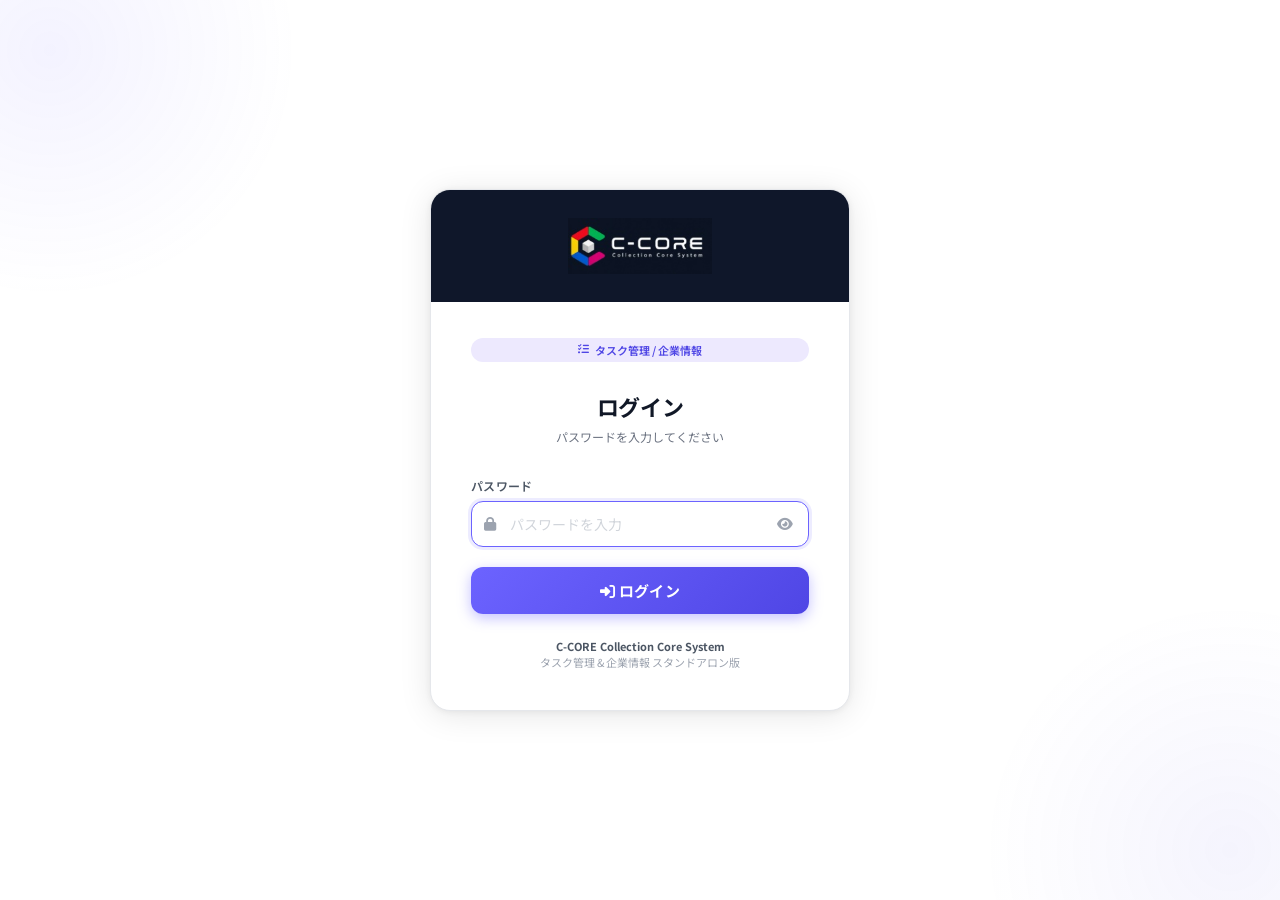
<file: standalone/login.html>
<!DOCTYPE html>
<html lang="ja">
<head>
  <meta charset="UTF-8">
  <meta name="viewport" content="width=device-width, initial-scale=1.0">
  <title>C-CORE | タスク管理 ログイン</title>
  <link rel="icon" href="data:image/svg+xml,<svg xmlns='http://www.w3.org/2000/svg' viewBox='0 0 64 64'><circle cx='32' cy='32' r='32' fill='%231a1a2e'/><text x='50%25' y='54%25' dominant-baseline='middle' text-anchor='middle' font-size='32' font-family='Arial Black,sans-serif' font-weight='900' fill='%23a78bfa'>C</text></svg>">
  <link rel="stylesheet" href="https://cdn.jsdelivr.net/npm/@fortawesome/fontawesome-free@6.4.0/css/all.min.css">
  <link href="https://fonts.googleapis.com/css2?family=Noto+Sans+JP:wght@300;400;500;600;700&display=swap" rel="stylesheet">
  <style>
    *, *::before, *::after { box-sizing: border-box; margin: 0; padding: 0; }

    :root {
      --primary:       #6c63ff;
      --primary-dark:  #4f46e5;
      --primary-light: #ede9fe;
      --gray-50:  #f9fafb;
      --gray-100: #f3f4f6;
      --gray-200: #e5e7eb;
      --gray-300: #d1d5db;
      --gray-400: #9ca3af;
      --gray-500: #6b7280;
      --gray-600: #4b5563;
      --gray-700: #374151;
      --gray-900: #111827;
      --red:      #ef4444;
      --radius:   12px;
    }

    body {
      font-family: 'Noto Sans JP', sans-serif;
      min-height: 100vh;
      display: flex;
      align-items: center;
      justify-content: center;
      background: #ffffff;
      position: relative;
      overflow: hidden;
    }

    /* 背景グラデーション装飾 */
    body::before {
      content: '';
      position: fixed;
      top: -200px; left: -200px;
      width: 500px; height: 500px;
      background: radial-gradient(circle, rgba(108,99,255,.08) 0%, transparent 70%);
      pointer-events: none;
    }
    body::after {
      content: '';
      position: fixed;
      bottom: -200px; right: -200px;
      width: 500px; height: 500px;
      background: radial-gradient(circle, rgba(79,70,229,.06) 0%, transparent 70%);
      pointer-events: none;
    }

    /* ─── カード ─────────────────────────────── */
    .login-card {
      position: relative;
      z-index: 1;
      width: min(92vw, 420px);
      background: #ffffff;
      border-radius: 20px;
      box-shadow: 0 4px 32px rgba(0,0,0,.10), 0 1px 6px rgba(0,0,0,.06);
      border: 1px solid var(--gray-200);
      padding: 0 0 40px;
      overflow: hidden;
      animation: slideUp .45s cubic-bezier(.22,.68,0,1.2) both;
    }
    @keyframes slideUp {
      from { opacity:0; transform: translateY(28px) scale(.97); }
      to   { opacity:1; transform: translateY(0)     scale(1);  }
    }

    /* ─── ロゴバナー ─────────────────────────── */
    .login-logo {
      background: #0f172a;
      display: flex;
      align-items: center;
      justify-content: center;
      padding: 28px 32px;
      margin-bottom: 36px;
    }
    .login-logo img {
      max-width: 200px;
      max-height: 56px;
      object-fit: contain;
    }
    .login-logo-fallback {
      display: inline-flex;
      align-items: center;
      gap: 10px;
      font-size: 20px;
      font-weight: 700;
      color: #ffffff;
      letter-spacing: .5px;
    }
    .login-logo-fallback i { font-size: 28px; color: #a78bfa; }

    /* ─── タイトル ───────────────────────────── */
    .login-title {
      font-size: 22px;
      font-weight: 700;
      color: var(--gray-900);
      text-align: center;
      margin-bottom: 6px;
      letter-spacing: -.3px;
      padding: 0 40px;
    }
    .login-sub {
      font-size: 12px;
      color: var(--gray-500);
      text-align: center;
      margin-bottom: 32px;
      padding: 0 40px;
    }

    /* ─── フォーム ───────────────────────────── */
    .form-body { padding: 0 40px; }
    .form-group { margin-bottom: 20px; }
    .form-group label {
      display: block;
      font-size: 12px;
      font-weight: 600;
      color: var(--gray-600);
      margin-bottom: 7px;
      letter-spacing: .3px;
    }
    .input-wrap { position: relative; display: flex; align-items: center; }
    .input-icon {
      position: absolute;
      left: 13px;
      font-size: 14px;
      color: var(--gray-400);
      pointer-events: none;
    }
    .form-input {
      width: 100%;
      padding: 12px 44px 12px 38px;
      font-size: 14px;
      font-family: inherit;
      border: 1.5px solid var(--gray-200);
      border-radius: var(--radius);
      background: var(--gray-50);
      color: var(--gray-900);
      outline: none;
      transition: border-color .18s, background .18s, box-shadow .18s;
    }
    .form-input::placeholder { color: var(--gray-300); }
    .form-input:focus {
      border-color: var(--primary);
      background: #fff;
      box-shadow: 0 0 0 3px rgba(108,99,255,.12);
    }
    .form-input.error {
      border-color: var(--red);
      box-shadow: 0 0 0 3px rgba(239,68,68,.1);
    }

    /* 目玉ボタン */
    .pw-toggle {
      position: absolute; right: 10px;
      background: none; border: none; cursor: pointer;
      font-size: 14px; color: var(--gray-400);
      padding: 4px 6px; border-radius: 6px; transition: color .15s;
    }
    .pw-toggle:hover { color: var(--primary); }

    /* ─── エラーメッセージ ───────────────────── */
    .login-error {
      display: none;
      align-items: center;
      gap: 8px;
      padding: 11px 14px;
      background: #fef2f2;
      border: 1px solid #fecaca;
      border-radius: 8px;
      font-size: 12px;
      color: #dc2626;
      margin-bottom: 18px;
      font-weight: 500;
      animation: shake .3s ease;
    }
    .login-error.show { display: flex; }
    @keyframes shake {
      0%,100% { transform: translateX(0); }
      20%,60%  { transform: translateX(-5px); }
      40%,80%  { transform: translateX(5px); }
    }

    /* ─── ログインボタン ─────────────────────── */
    .btn-login {
      width: 100%;
      padding: 13px;
      font-size: 15px;
      font-weight: 700;
      font-family: inherit;
      background: linear-gradient(135deg, var(--primary) 0%, var(--primary-dark) 100%);
      color: #fff;
      border: none;
      border-radius: var(--radius);
      cursor: pointer;
      display: flex;
      align-items: center;
      justify-content: center;
      gap: 8px;
      transition: opacity .18s, transform .15s, box-shadow .18s;
      box-shadow: 0 4px 14px rgba(108,99,255,.4);
      letter-spacing: .3px;
    }
    .btn-login:hover  { opacity: .92; transform: translateY(-1px); box-shadow: 0 6px 20px rgba(108,99,255,.45); }
    .btn-login:active { transform: translateY(0); opacity: 1; }
    .btn-login:disabled { opacity: .6; cursor: not-allowed; transform: none; }
    .btn-login .spinner {
      display: none;
      width: 16px; height: 16px;
      border: 2px solid rgba(255,255,255,.4);
      border-top-color: #fff;
      border-radius: 50%;
      animation: spin .7s linear infinite;
    }
    .btn-login.loading .spinner { display: block; }
    .btn-login.loading .btn-text { opacity: .7; }
    @keyframes spin { to { transform: rotate(360deg); } }

    /* ─── フッター ───────────────────────────── */
    .login-footer {
      margin-top: 24px;
      text-align: center;
      font-size: 11px;
      color: var(--gray-400);
      padding: 0 40px;
    }
    .login-footer strong { color: var(--gray-600); }

    /* ─── バッジ ─────────────────────────────── */
    .login-badge {
      display: inline-flex;
      align-items: center;
      gap: 6px;
      background: var(--primary-light);
      color: var(--primary-dark);
      border-radius: 20px;
      padding: 4px 12px;
      font-size: 11px;
      font-weight: 600;
      margin: 0 auto 28px;
      display: flex;
      justify-content: center;
    }

    /* ─── レスポンシブ ───────────────────────── */
    @media (max-width: 480px) {
      .login-logo { padding: 22px 24px; }
      .login-title, .login-sub, .login-footer { padding: 0 24px; }
      .form-body { padding: 0 24px; }
    }
  </style>
</head>
<body>

  <div class="login-card">

    <!-- ロゴバナー -->
    <div class="login-logo" id="login-logo-area">
      <img src="../images/ccore-logo.png" alt="C-CORE"
           onerror="this.parentElement.innerHTML='&lt;span class=\'login-logo-fallback\'&gt;&lt;i class=\'fas fa-tasks\'&gt;&lt;/i&gt; C-CORE&lt;/span&gt;'">
    </div>

    <!-- バッジ -->
    <div style="padding:0 40px;margin-bottom:8px;">
      <div class="login-badge">
        <i class="fas fa-tasks"></i> タスク管理 / 企業情報
      </div>
    </div>

    <h1 class="login-title">ログイン</h1>
    <p class="login-sub">パスワードを入力してください</p>

    <div class="form-body">

      <!-- エラーメッセージ -->
      <div class="login-error" id="login-error">
        <i class="fas fa-circle-exclamation"></i>
        <span id="login-error-msg">パスワードが正しくありません</span>
      </div>

      <!-- フォーム -->
      <form id="login-form" onsubmit="return false;" autocomplete="off">
        <input type="text" name="username" style="display:none;" aria-hidden="true" autocomplete="username">

        <div class="form-group">
          <label for="login-pw">パスワード</label>
          <div class="input-wrap">
            <i class="fas fa-lock input-icon"></i>
            <input
              type="password"
              id="login-pw"
              class="form-input"
              placeholder="パスワードを入力"
              autocomplete="current-password"
              autofocus
            >
            <button type="button" class="pw-toggle" id="pw-toggle-btn" title="表示/非表示">
              <i class="fas fa-eye" id="pw-toggle-icon"></i>
            </button>
          </div>
        </div>

        <button type="submit" class="btn-login" id="btn-login">
          <div class="spinner"></div>
          <span class="btn-text"><i class="fas fa-sign-in-alt"></i> ログイン</span>
        </button>

      </form>

    </div>

    <div class="login-footer">
      <strong>C-CORE Collection Core System</strong><br>
      タスク管理 &amp; 企業情報 スタンドアロン版
    </div>

  </div>

<script>
(async function () {
  'use strict';

  const SESSION_KEY = 'ccore_task_session';

  /* ── 既にログイン済みなら index.html へ ── */
  if (sessionStorage.getItem(SESSION_KEY) === 'ok') {
    location.replace('index.html');
    return;
  }

  /* ── パスワード表示切替 ── */
  const pwInput  = document.getElementById('login-pw');
  const pwToggle = document.getElementById('pw-toggle-btn');
  const pwIcon   = document.getElementById('pw-toggle-icon');
  pwToggle.addEventListener('click', () => {
    if (pwInput.type === 'password') {
      pwInput.type = 'text';
      pwIcon.className = 'fas fa-eye-slash';
    } else {
      pwInput.type = 'password';
      pwIcon.className = 'fas fa-eye';
    }
  });

  /* ── エラー表示 ── */
  function showError(msg) {
    const el = document.getElementById('login-error');
    document.getElementById('login-error-msg').textContent = msg;
    el.classList.add('show');
  }
  function hideError() {
    document.getElementById('login-error').classList.remove('show');
  }

  /* ── ログイン処理 ── */
  const btn  = document.getElementById('btn-login');
  const form = document.getElementById('login-form');

  async function doLogin() {
    hideError();
    const pw = pwInput.value;

    if (!pw) {
      showError('パスワードを入力してください');
      pwInput.classList.add('error');
      pwInput.focus();
      return;
    }
    pwInput.classList.remove('error');

    // ローディング
    btn.disabled = true;
    btn.classList.add('loading');

    try {
      /* 企業情報からマスターPW・ログインPWを取得 */
      const res = await fetch('tables/company_info?limit=100');
      if (!res.ok) {
        showError('サーバーとの通信に失敗しました（' + res.status + '）。再度お試しください。');
        return;
      }
      const json = await res.json();
      let allRecords = Array.isArray(json.data) ? json.data : [];

      /* DBが空の場合は自動的にデフォルトレコードを作成 */
      if (allRecords.length === 0) {
        try {
          const setupRes = await fetch('tables/company_info', {
            method: 'POST',
            headers: { 'Content-Type': 'application/json' },
            body: JSON.stringify({
              company_name: 'C-CORE',
              login_password: 'Collection0704',
              master_password: 'Collection0704'
            })
          });
          if (setupRes.ok) {
            const setupJson = await setupRes.json();
            allRecords = [setupJson];
          }
        } catch(setupErr) { console.warn('auto setup failed', setupErr); }
      }

      /* パスワードが設定されているレコードを優先して使用 */
      const record = allRecords.find(r => (r.master_password || '').trim() || (r.login_password || '').trim())
                  || allRecords[0];

      if (!record) {
        showError('企業情報が未設定です。先に企業情報でパスワードを登録してください。');
        return;
      }

      const masterPw = (record.master_password || '').trim();
      const loginPw  = (record.login_password  || '').trim();
      const validPasswords = [masterPw, loginPw].filter(p => p.length > 0);

      if (validPasswords.length === 0) {
        showError('パスワードが設定されていません。企業情報でパスワードを登録してください。');
        return;
      }

      if (validPasswords.includes(pw)) {
        /* ログイン成功 */
        sessionStorage.setItem(SESSION_KEY, 'ok');
        btn.innerHTML = '<i class="fas fa-check"></i> ログイン成功';
        btn.style.background = 'linear-gradient(135deg,#22c55e,#16a34a)';
        setTimeout(() => { location.replace('index.html'); }, 400);
      } else {
        /* ログイン失敗 */
        showError('パスワードが正しくありません');
        pwInput.classList.add('error');
        pwInput.value = '';
        pwInput.focus();
      }
    } catch(e) {
      showError('サーバーとの通信に失敗しました。再度お試しください。');
      console.error(e);
    } finally {
      if (!sessionStorage.getItem(SESSION_KEY)) {
        btn.disabled = false;
        btn.classList.remove('loading');
      }
    }
  }

  btn.addEventListener('click', doLogin);
  form.addEventListener('submit', doLogin);

  pwInput.addEventListener('keydown', e => {
    if (e.key === 'Enter') doLogin();
  });

  pwInput.addEventListener('input', () => {
    pwInput.classList.remove('error');
    hideError();
  });

})();
</script>
</body>
</html>
</file>
